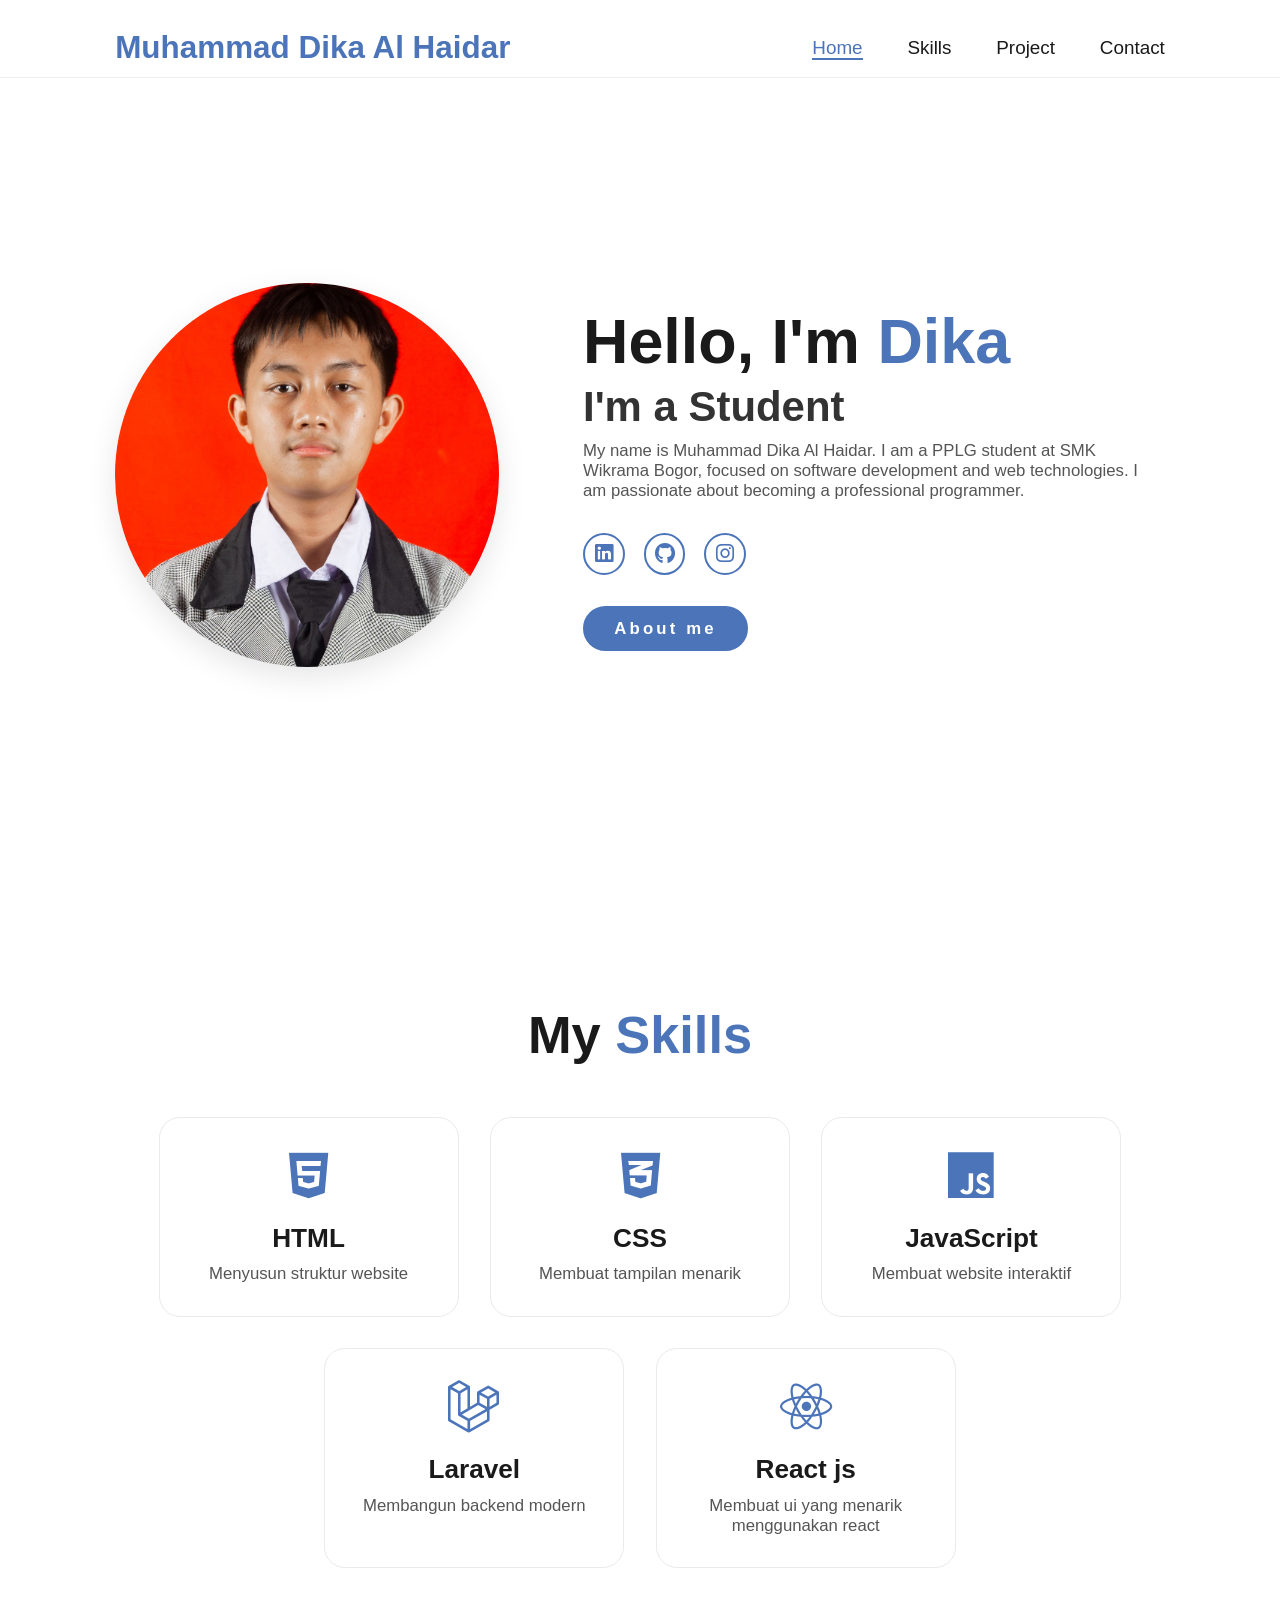
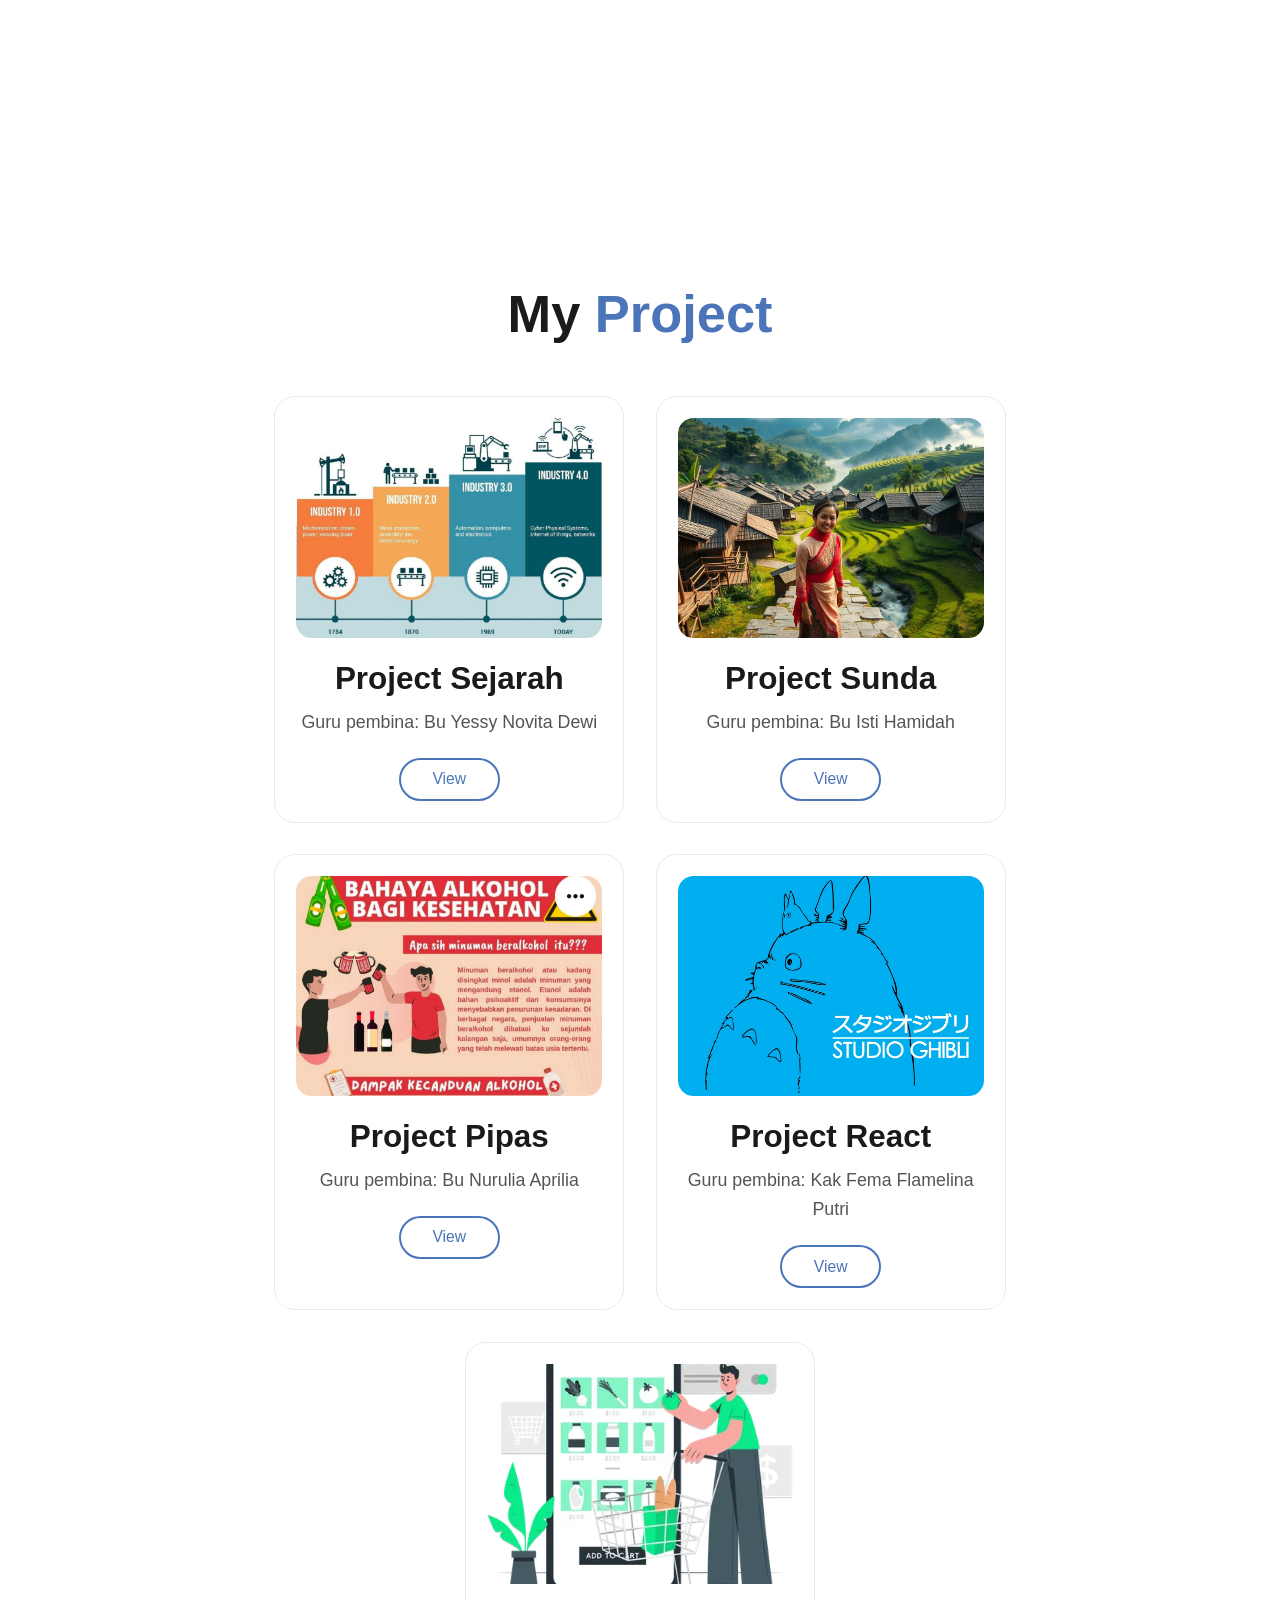
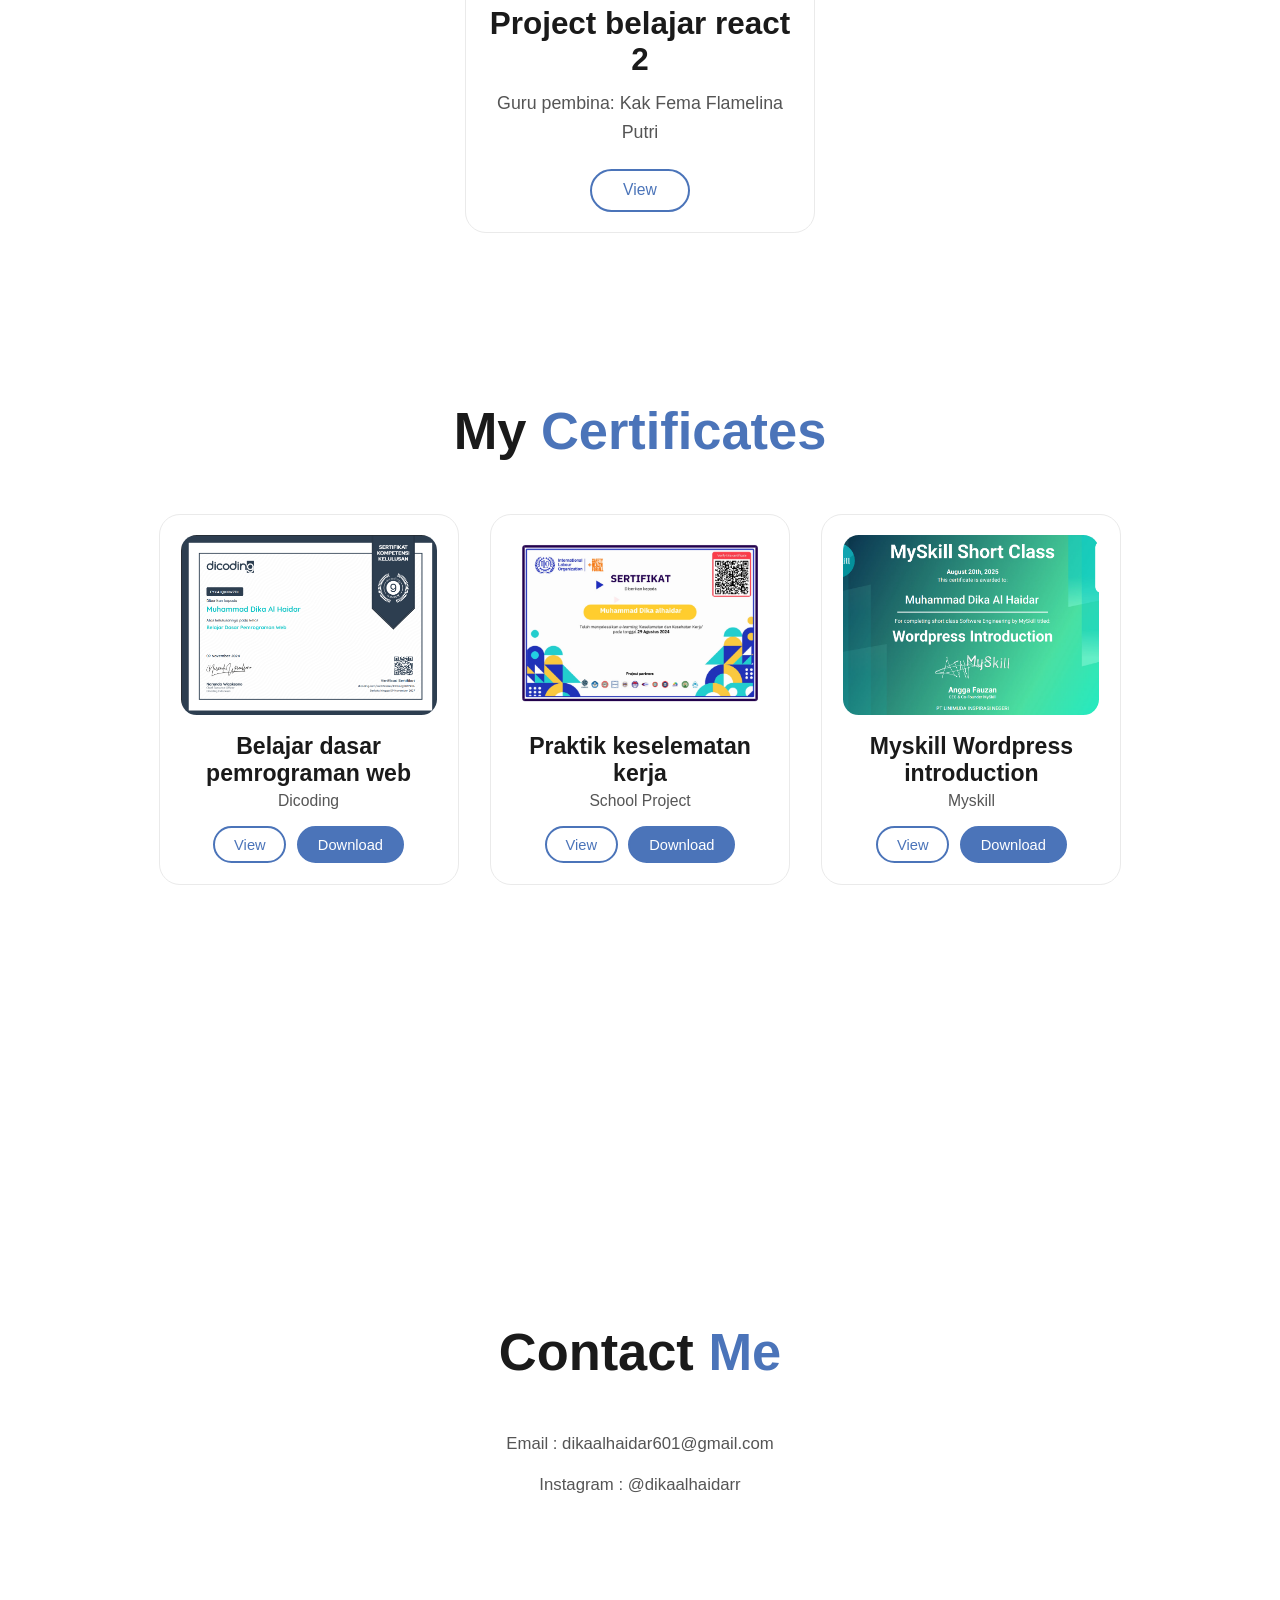
<file: index.html>
<!DOCTYPE html>
<html lang="en">

<head>
    <meta charset="UTF-8">
    <meta name="viewport" content="width=device-width, initial-scale=1.0">

    <title>Portofolio</title>

    <!-- FONT AWESOME -->
    <link rel="stylesheet" href="https://cdnjs.cloudflare.com/ajax/libs/font-awesome/6.5.2/css/all.min.css">

    <!-- CSS -->
    <link rel="stylesheet" href="style.css">
    <link rel="stylesheet" href="project.css">

    <!-- ICON -->
    <link rel="website icon" type="png" href="download.png">

</head>

<body>

    <!-- HEADER -->
    <header>

        <a href="#home" class="logo">
            Muhammad Dika Al Haidar
        </a>

        <nav>
            <a href="#home" class="active">Home</a>
            <a href="#skills">Skills</a>
            <a href="#project">Project</a>
            <a href="#contact">Contact</a>
        </nav>

    </header>

    <!-- HOME -->
    <section id="home" class="home">

        <div class="home-img">
            <img src="muka.jpeg" alt="">
        </div>

        <div class="home-content">

            <h1>
                Hello, I'm <span>Dika</span>
            </h1>

            <h3 class="typing-text">
                I'm a Student
            </h3>

            <p>
                My name is Muhammad Dika Al Haidar. I am a PPLG student at SMK Wikrama Bogor, focused on software
                development and web technologies. I am passionate about becoming a professional programmer.
            </p>

            <div class="social-icons">

                <a href="#">
                    <i class="fa-brands fa-linkedin"></i>
                </a>

                <a href="https://github.com/">
                    <i class="fa-brands fa-github"></i>
                </a>

                <a href="https://www.instagram.com/dikaalhaidarr">
                    <i class="fa-brands fa-instagram"></i>
                </a>

            </div>

            <a href="#home" class="btn">
                About me
            </a>

        </div>

    </section>

    <!-- SKILLS -->
    <section id="skills" class="skills">

        <h1 class="section-title">
            My <span>Skills</span>
        </h1>

        <div class="skills-container">

            <div class="skill-card">
                <i class="fa-brands fa-html5"></i>
                <h2>HTML</h2>
                <p>Menyusun struktur website</p>
            </div>

            <div class="skill-card">
                <i class="fa-brands fa-css3-alt"></i>
                <h2>CSS</h2>
                <p>Membuat tampilan menarik</p>
            </div>

            <div class="skill-card">
                <i class="fa-brands fa-js"></i>
                <h2>JavaScript</h2>
                <p>Membuat website interaktif</p>
            </div>

            <div class="skill-card">
                <i class="fa-brands fa-laravel"></i>
                <h2>Laravel</h2>
                <p>Membangun backend modern</p>
            </div>

            <div class="skill-card">
                <i class="fa-brands fa-react"></i>
                <h2>React js</h2>
                <p>Membuat ui yang menarik menggunakan react</p>
            </div>


        </div>

    </section>

    <!-- PROJECT -->
    <section id="project" class="projects">

        <h1 class="section-title">
            My <span>Project</span>
        </h1>

        <div class="project-container">

            <!-- PROJECT 1 -->
            <div class="project-card">

                <img src="project sejarah/revindus.jpg" alt="">

                <div class="project-info">

                    <h3>Project Sejarah</h3>
                    <p>
                        Guru pembina: Bu Yessy Novita Dewi
                    </p>

                    <a href="project sejarah/index.html">
                        View
                    </a>

                </div>

            </div>

            <!-- PROJECT 2 -->
            <div class="project-card">

                <img src="Project sunda/kampung.jpg" alt="">

                <div class="project-info">

                    <h3>Project Sunda</h3>

                    <p>
                        Guru pembina: Bu Isti Hamidah
                    </p>

                    <a href="Project sunda/index.html">
                        View
                    </a>

                </div>

            </div>

            <!-- PROJECT 3 -->
            <div class="project-card">

                <img src="project pipas/6l4ekl4iqhdriba.jpg" alt="">

                <div class="project-info">

                    <h3>Project Pipas</h3>

                    <p>
                        Guru pembina: Bu Nurulia Aprilia
                    </p>

                    <a href="project pipas/pipas.html">
                        View
                    </a>

                </div>

            </div>

            <!-- PROJECT 4 -->
            <div class="project-card">

                <img src="image.png" alt="">

                <div class="project-info">

                    <h3>Project React</h3>

                    <p>
                        Guru pembina: Kak Fema Flamelina Putri
                    </p>

                    <a href="https://project-react-1-khaki.vercel.app/" target="_blank">
                        View
                    </a>
                </div>
            </div>

            <!-- project 5 -->
             <div class="project-card">

                <img src="store.webp" alt="">

                <div class="project-info">

                    <h3>Project belajar react 2</h3>

                    <p>
                        Guru pembina: Kak Fema Flamelina Putri
                    </p>

                    <a href=" https://belajar-react-1-cx4q.vercel.app/" target="_blank">
                        View
                    </a>
                </div>

            </div>

        </div>

    </section>

    <!-- CERTIFICATE -->
    <section id="certificate" class="certificate">

        <h1 class="section-title">
            My <span>Certificates</span>
        </h1>

        <div class="certificate-container">

            <div class="certificate-card">

                <img src="sertifikat1.png" alt="HTML Certificate">

                <h3>Belajar dasar pemrograman web</h3>
                <p>Dicoding </p>

                <div class="cert-btns">
                    <a href="sertifikat1.pdf" target="_blank" class="btn-view">
                        View
                    </a>

                    <a href="sertifikat1.pdf" download class="btn-download">
                        Download
                    </a>
                </div>
            </div>

             <div class="certificate-card">
                <img src="sertifikat2.jpeg" alt="HTML Certificate">

                <h3>Praktik keselematan kerja</h3>
                <p> School Project</p>

                <div class="cert-btns">
                    <a href="sertifikat2.jpeg" target="_blank" class="btn-view">
                        View
                    </a>

                    <a href="sertifikat2.jpeg" download class="btn-download">
                        Download
                    </a>
                </div>
            </div>
              <div class="certificate-card">
                <img src="sertifikat3.png" alt="HTML Certificate">

                <h3>Myskill Wordpress introduction</h3>
                <p>Myskill</p>

                <div class="cert-btns">
                    <a href="sertifikat3.png" target="_blank" class="btn-view">
                        View
                    </a>

                    <a href="sertifikat3.png" download class="btn-download">
                        Download
                    </a>
                </div>
            </div>

        </div>

    </section>



    <!-- CONTACT -->
    <section id="contact" class="contact">

        <h1 class="section-title">
            Contact <span>Me</span>
        </h1>

        <p>Email : dikaalhaidar601@gmail.com</p>
        <p>Instagram : @dikaalhaidarr</p>

    </section>

    <!-- ACTIVE NAVBAR -->
    <script>

        const sections = document.querySelectorAll("section");
        const navLinks = document.querySelectorAll("nav a");

        window.addEventListener("scroll", () => {

            let current = "";

            sections.forEach(section => {

                const sectionTop = section.offsetTop;

                if (scrollY >= sectionTop - 200) {
                    current = section.getAttribute("id");
                }

            });

            navLinks.forEach(link => {

                link.classList.remove("active");

                if (link.getAttribute("href") === "#" + current) {
                    link.classList.add("active");
                }

            });

        });

    </script>

</body>

</html>
</file>
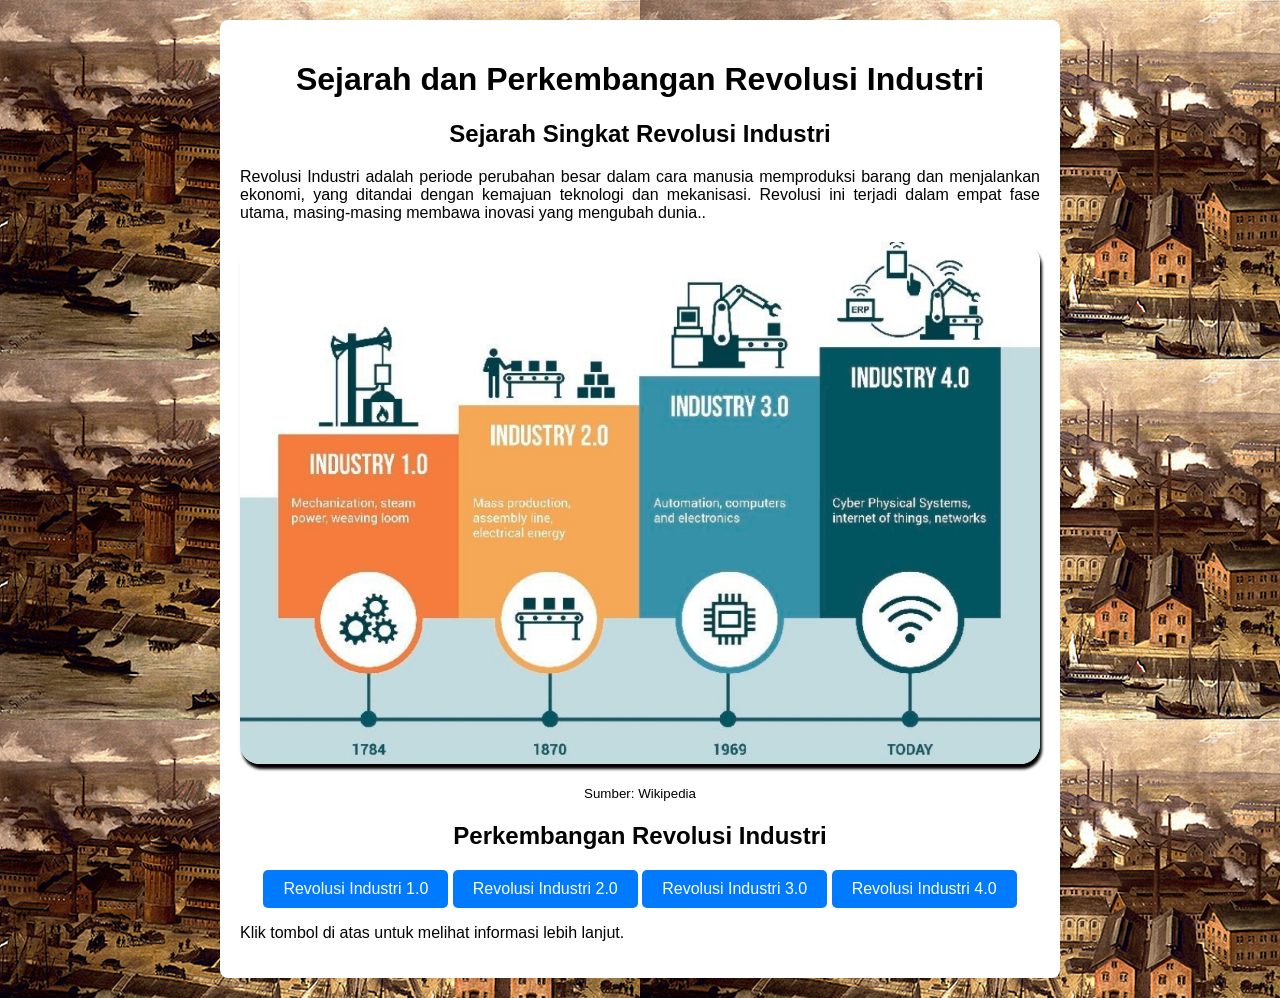
<file: project sejarah/index.html>
<!DOCTYPE html>
<html lang="id">
<head>
    <meta charset="UTF-8">
    <meta name="viewport" content="width=device-width, initial-scale=1.0">
    <title>Revolusi Industri</title>
    <link rel="stylesheet" href="sejrah.css">
    <link rel="website icon" type="png"
    href="sejarah.png">
</head>
<body >

    <div class="container">
        <h1>Sejarah dan Perkembangan Revolusi Industri</h1>

        <div class="content">
            <h2>Sejarah Singkat Revolusi Industri</h2>
            <p>Revolusi Industri adalah periode perubahan besar dalam cara manusia memproduksi
                 barang dan menjalankan ekonomi, yang ditandai dengan kemajuan teknologi dan mekanisasi. 
                 Revolusi ini terjadi dalam empat fase utama, masing-masing membawa inovasi yang mengubah dunia..</p>
        </div>

        <div class="image-container">
            <img src="revindus.jpg" alt="Revolusi Industri">
            <p><small>Sumber: Wikipedia</small></p>
        </div>

        <h2>Perkembangan Revolusi Industri</h2>

        <div class="button-container">
            <button onclick="showInfo(1)">Revolusi Industri 1.0</button>
            <button onclick="showInfo(2)">Revolusi Industri 2.0</button>
            <button onclick="showInfo(3)">Revolusi Industri 3.0</button>
            <button onclick="showInfo(4)">Revolusi Industri 4.0</button>
            </div>

        <div class="content" id="info">
            <p>Klik tombol di atas untuk melihat informasi lebih lanjut.</p>
        </div>




    <script src="script.js"></script>
</body>
</html>
</file>
<file: style.css>
*{
    margin: 0;
    padding: 0;
    box-sizing: border-box;
    text-decoration: none;
    border: none;
    outline: none;
    font-family: 'Poppins', sans-serif;
}

html{
    font-size: 65.5%;
    scroll-behavior: smooth;
}

body{
    width: 100%;
    overflow-x: hidden;
    background-color: #ffffff;
    color: #1a1a1a;
}

/* HEADER */

header{
    margin-top: 20px;
    position: fixed;
    top: 0;
    left: 0;
    width: 100%;
    padding: 1rem 9%;
    background-color: #ffffff;
    display: flex;
    justify-content: space-between;
    align-items: center;
    z-index: 100;
    border-bottom: 1px solid #eee;
}

.logo{
    font-size: 3rem;
    color: #4b74b9;
    font-weight: 800;
    cursor: pointer;
    transition: 0.3s ease;
}

.logo:hover{
    transform: scale(1.05);
}

nav a{
    font-size: 1.8rem;
    color: #1a1a1a;
    margin-left: 4rem;
    font-weight: 500;
    transition: 0.3s ease;
    border-bottom: 2px solid transparent;
}

nav a:hover,
nav a.active{
    color: #4b74b9;
    border-bottom: 2px solid #4b74b9;
}

/* SECTION */

section{
    min-height: 100vh;
    padding: 10rem 9% 5rem;
}

/* HOME */

.home{
    display: flex;
    justify-content: center;
    align-items: center;
    gap: 8rem;
    background-color: #ffffff;
}

.home .home-content h1{
    font-size: 6rem;
    font-weight: 700;
    line-height: 1.3;
}

.home-content h1 span{
    color: #4b74b9;
}

.home-content h3{
    font-size: 4rem;
    margin-bottom: 1rem;
    font-weight: 700;
    color: #333;
}

.home-content p{
    font-size: 1.6rem;
    color: #555;
}

/* IMAGE */

.home-img img{
    position: relative;
    width: 30vw;
    border-radius: 50%;
    box-shadow: 0 10px 30px rgba(0,0,0,0.1);
    cursor: pointer;
    transition: 0.3s ease;
}

.home-img img:hover{
    transform: scale(1.05);
}

/* SOCIAL */

.social-icons a{
    display: inline-flex;
    justify-content: center;
    align-items: center;
    width: 4rem;
    height: 4rem;
    background-color: transparent;
    border: 2px solid #4b74b9;
    font-size: 2rem;
    border-radius: 50%;
    margin: 3rem 1.5rem 3rem 0;
    transition: 0.3s ease;
    color: #4b74b9;
}

.social-icons a:hover{
    color: white;
    transform: scale(1.1);
    background-color: #4b74b9;
    box-shadow: 0 5px 15px rgba(75,116,185,0.3);
}

/* BUTTON */

.btn{
    display: inline-block;
    padding: 1rem 2.8rem;
    background-color: #4b74b9;
    border-radius: 4rem;
    font-size: 1.6rem;
    color: white;
    letter-spacing: 0.3rem;
    font-weight: 600;
    border: 2px solid #4b74b9;
    transition: 0.3s ease;
    cursor: pointer;
}

.btn:hover{
    transform: scale(1.05);
    background-color: transparent;
    color: #4b74b9;
}

/* TITLE */

.section-title{
    text-align: center;
    font-size: 5rem;
    margin-bottom: 5rem;
}

.section-title span{
    color: #4b74b9;
}

/* SKILLS / PROJECTS / CONTACT */

.skills,
.projects,
.contact{
    background: #ffffff;
}

.skills-container,
.project-container{
    display: flex;
    justify-content: center;
    gap: 3rem;
    flex-wrap: wrap;
}

/* CARD */

.skill-card,
.project-card{
    width: 300px;
    padding: 3rem;
    border: 1px solid #eaeaea;
    border-radius: 2rem;
    text-align: center;
    transition: 0.3s;
    background: #fff;
}

.skill-card:hover,
.project-card:hover{
    transform: translateY(-10px);
    box-shadow: 0 10px 25px rgba(0,0,0,0.08);
    border-color: #4b74b9;
}

.skill-card i{
    font-size: 5rem;
    color: #4b74b9;
    margin-bottom: 2rem;
}

.skill-card h2,
.project-card h2{
    font-size: 2.5rem;
    margin-bottom: 1rem;
}

.skill-card p,
.project-card p,
.contact p{
    font-size: 1.6rem;
    color: #555;
}

/* CONTACT */

.contact{
    text-align: center;
}

.contact p{
    margin-top: 2rem;
}



.certificate{
    background: #ffffff;
    padding: 8rem 9%;
}

.certificate-container{
    display: flex;
    justify-content: center;
    flex-wrap: wrap;
    gap: 3rem;
    margin-top: 5rem;
}

.certificate-card{
    width: 300px;
    background: #fff;
    border: 1px solid #eaeaea;
    border-radius: 2rem;
    overflow: hidden;
    text-align: center;
    padding: 2rem;
    transition: 0.3s ease;
}

.certificate-card:hover{
    transform: translateY(-10px);
    box-shadow: 0 10px 25px rgba(0,0,0,0.08);
    border-color: #4b74b9;
}

.certificate-card img{
    width: 100%;
    height: 180px;
    object-fit: cover;
    border-radius: 1.5rem;
}

.certificate-card h3{
    font-size: 2.2rem;
    margin-top: 1.5rem;
    color: #1a1a1a;
}

.certificate-card p{
    font-size: 1.5rem;
    color: #555;
    margin-top: 0.5rem;
}

.cert-btns{
    display: flex;
    justify-content: center;
    gap: 1rem;
    margin-top: 1.5rem;
}

.btn-view,
.btn-download{
    padding: 0.8rem 1.8rem;
    border-radius: 3rem;
    font-size: 1.4rem;
    border: 2px solid #4b74b9;
    transition: 0.3s ease;
    text-decoration: none;
}

/* VIEW BUTTON */
.btn-view{
    color: #4b74b9;
}

.btn-view:hover{
    background: #4b74b9;
    color: white;
}

/* DOWNLOAD BUTTON */
.btn-download{
    background: #4b74b9;
    color: white;
}

.btn-download:hover{
    background: transparent;
    color: #4b74b9;
}

/* RESPONSIVE */

@media(max-width:995px){

    .home{
        flex-direction: column;
        margin: 5rem 4rem;
        text-align: center;
    }

    .home-content h1{
        font-size: 5rem;
    }

    .home-content h3{
        font-size: 2.5rem;
    }

    .home-img img{
        width: 70vw;
        margin-top: 4rem;
    }

    nav a{
        margin-left: 2rem;
        font-size: 1.5rem;
    }
}
</file>
<file: project.css>
.projects{
    background: #ffffff;
    padding: 8rem 9%;
}

.project-container{
    display: flex;
    justify-content: center;
    flex-wrap: wrap;
    gap: 3rem;
    margin-top: 5rem;
}

.project-card{
    width: 350px;
    background: #ffffff;
    border: 1px solid #eaeaea;
    border-radius: 2rem;
    overflow: hidden;
    transition: 0.3s ease;
    padding: 2rem;
}

.project-card:hover{
    transform: translateY(-10px);
    box-shadow: 0 10px 25px rgba(13, 12, 12, 0.08);
    border-color: #4b74b9;
}

.project-card img{
    width: 100%;
    height: 220px;
    object-fit: cover;
    border-radius: 1.5rem;
}

.project-info{
    text-align: center;
    margin-top: 2rem;
}

.project-info h3{
    font-size: 3rem;
    margin-bottom: 1rem;
    color: #1a1a1a;
}

.project-info p{
    font-size: 1.7rem;
    line-height: 2.8rem;
    margin-bottom: 2rem;
    color: #555;
}

.project-info a{
    display: inline-block;
    padding: 1rem 3rem;
    border: 2px solid #4b74b9;
    border-radius: 3rem;
    color: #4b74b9;
    font-size: 1.5rem;
    transition: 0.3s ease;
    text-decoration: none;
}

.project-info a:hover{
    background: #4b74b9;
    color: white;
    box-shadow: 0 10px 20px rgba(75,116,185,0.25);
}

/* RESPONSIVE */

@media(max-width: 768px){
    .project-card{
        width: 100%;
    }
}
</file>
<file: project sejarah/sejrah.css>
body {
    font-family: Arial, sans-serif;
    background-color: #f4f4f4;
    margin: 0;
    padding: 20px;
    background-image: url(1548228499-Revolusi-Industri.jpg)
}

.container {
    max-width: 800px;
    margin: auto;
    background: white;
    padding: 20px;
    border-radius: 8px;
    box-shadow: 0px 0px 10px rgba(0, 0, 0, 0.1);
}

h1, h2 {
    text-align: center;
}

.content {
    text-align: justify;
}

.image-container {
    text-align: center;
    margin: 20px 0;
    
}

img {
    max-width: 100%;
    height: auto;
    border-radius: 20px;
    box-shadow:  2px 5px 3px;
    cursor: pointer;
    transition: transform 0.2s;
}
img:hover {
    transform: scale(1.03);
}

.button-container {
    text-align: center;
    margin-top: 20px;
}

button {
    background-color: #007BFF;
    color: white;
    padding: 10px 20px;
    border: none;
    border-radius: 5px;
    cursor: pointer;
    font-size: 16px;
}

button:hover {
    background-color: #0056b3;
}
</file>
